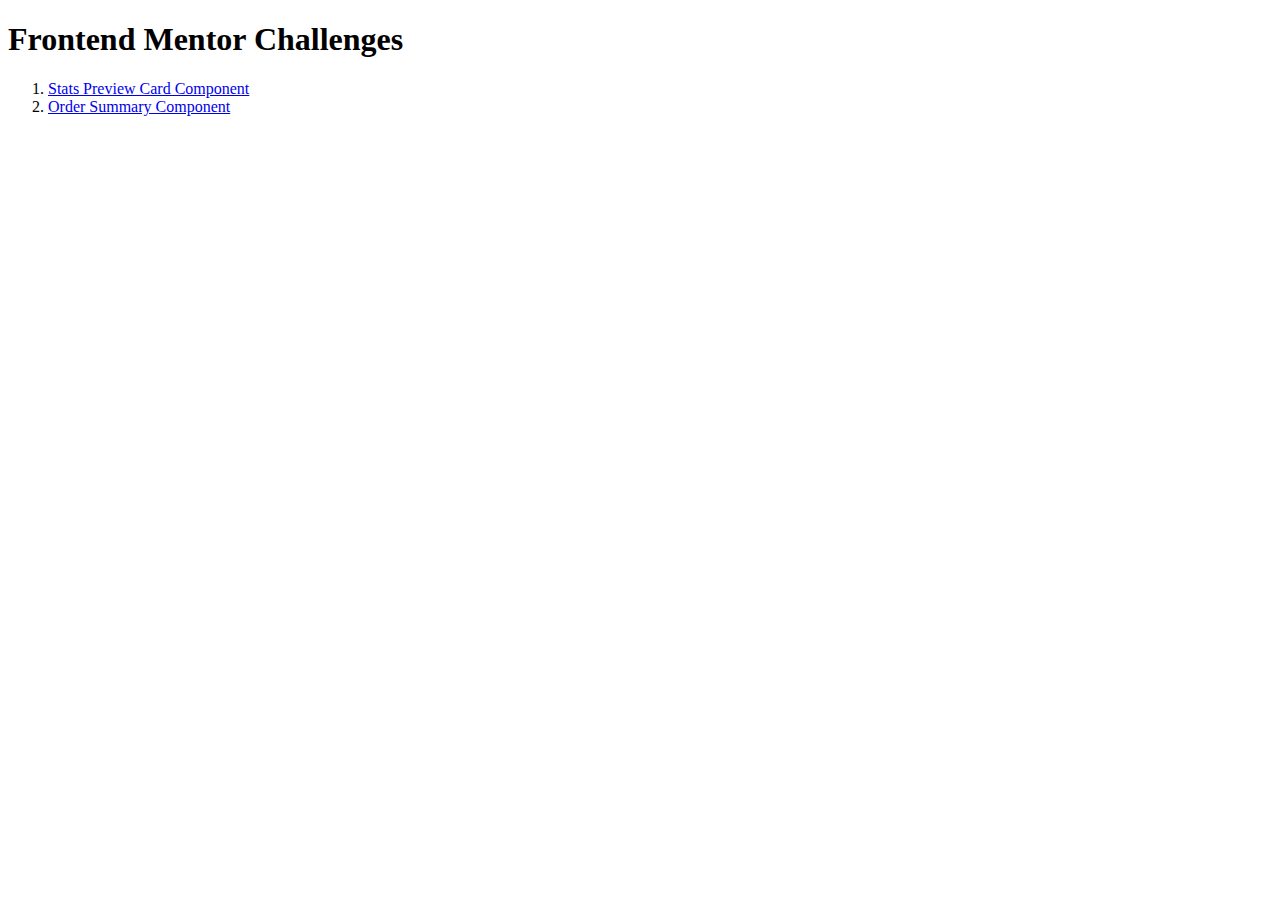
<file: index.html>
<!DOCTYPE html>
<html lang="en">
<head>
  <meta charset="UTF-8">
  <meta name="viewport" content="width=device-width, initial-scale=1.0"> <!-- displays site properly based on user's device -->

  <link rel="icon" type="image/png" sizes="32x32" href="./images/favicon-32x32.png">
  
  <title>Frontend Mentor Challenges</title>

  <style>
  </style>
</head>

<body>
  <main>
    <h1>Frontend Mentor Challenges</h1>
    <ol>
      <li>
        <a href="stats-preview-card-component-main/index.html">Stats Preview Card Component</a>
      </li>
      <li>
        <a href="order-summary-component-main/index.html">Order Summary Component</a>
      </li>
    </ol>
  </main>
</body>
</html>
</file>
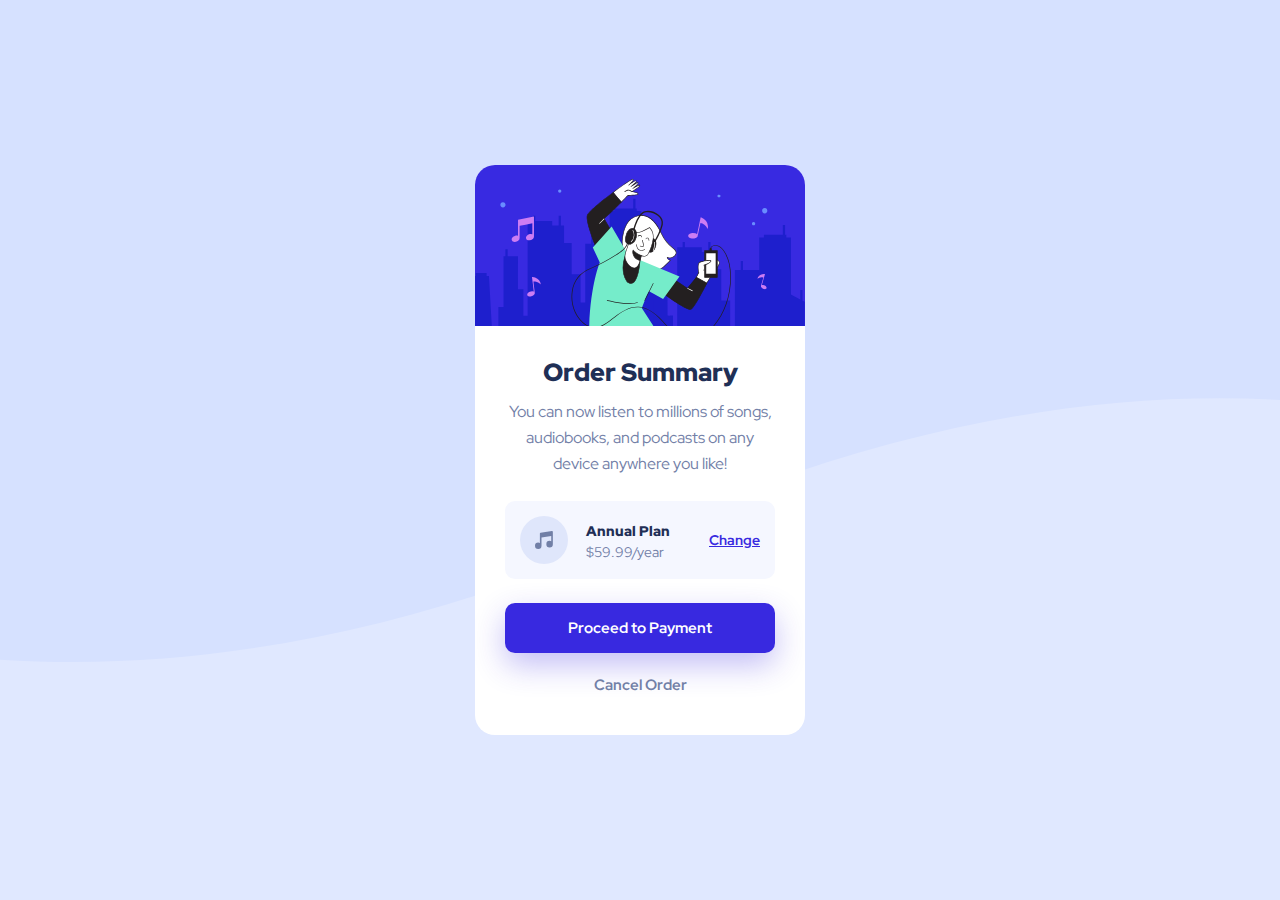
<file: order-summary-component-main/index.html>
<!DOCTYPE html>
<html lang="en">
<head>
  <meta charset="UTF-8">
  <meta name="viewport" content="width=device-width, initial-scale=1.0"> <!-- displays site properly based on user's device -->

  <link rel="icon" type="image/png" sizes="32x32" href="./images/favicon-32x32.png">

  <link rel="stylesheet" href="./style.css">
  
  <title>Frontend Mentor | Order summary card</title>
</head>
<body>
  <!-- card -->
  <main class="card">
    <img class='hero' src="./images/illustration-hero.svg" alt="An illustration of person enjoying music on headphones connected to their phone">
    <div class="text">
      <h1>Order Summary</h1>
      <p class='orderSummary'>
        You can now listen to millions of songs, audiobooks, and podcasts on any 
        device anywhere you like!
      </p>
      <div class="plan">
        <img class='musicIcon' src="./images/icon-music.svg" alt="Music icon">
        <p class='planType'>Annual Plan</p>
        <p class='price'>$59.99/year</p>
        <a href="#xyz">Change</a>
      </div>
      
      <div class="btn">
        <button class='proceed'>
          Proceed to Payment
        </button>
        <button class='cancel'>
          Cancel Order
        </button>
      </div>
    </div>
  </main>
  
  <!-- <div class="attribution">
    Challenge by <a href="https://www.frontendmentor.io?ref=challenge" target="_blank">Frontend Mentor</a>. 
    Coded by <a href="#">Your Name Here</a>.
  </div> -->
</body>
</html>
</file>
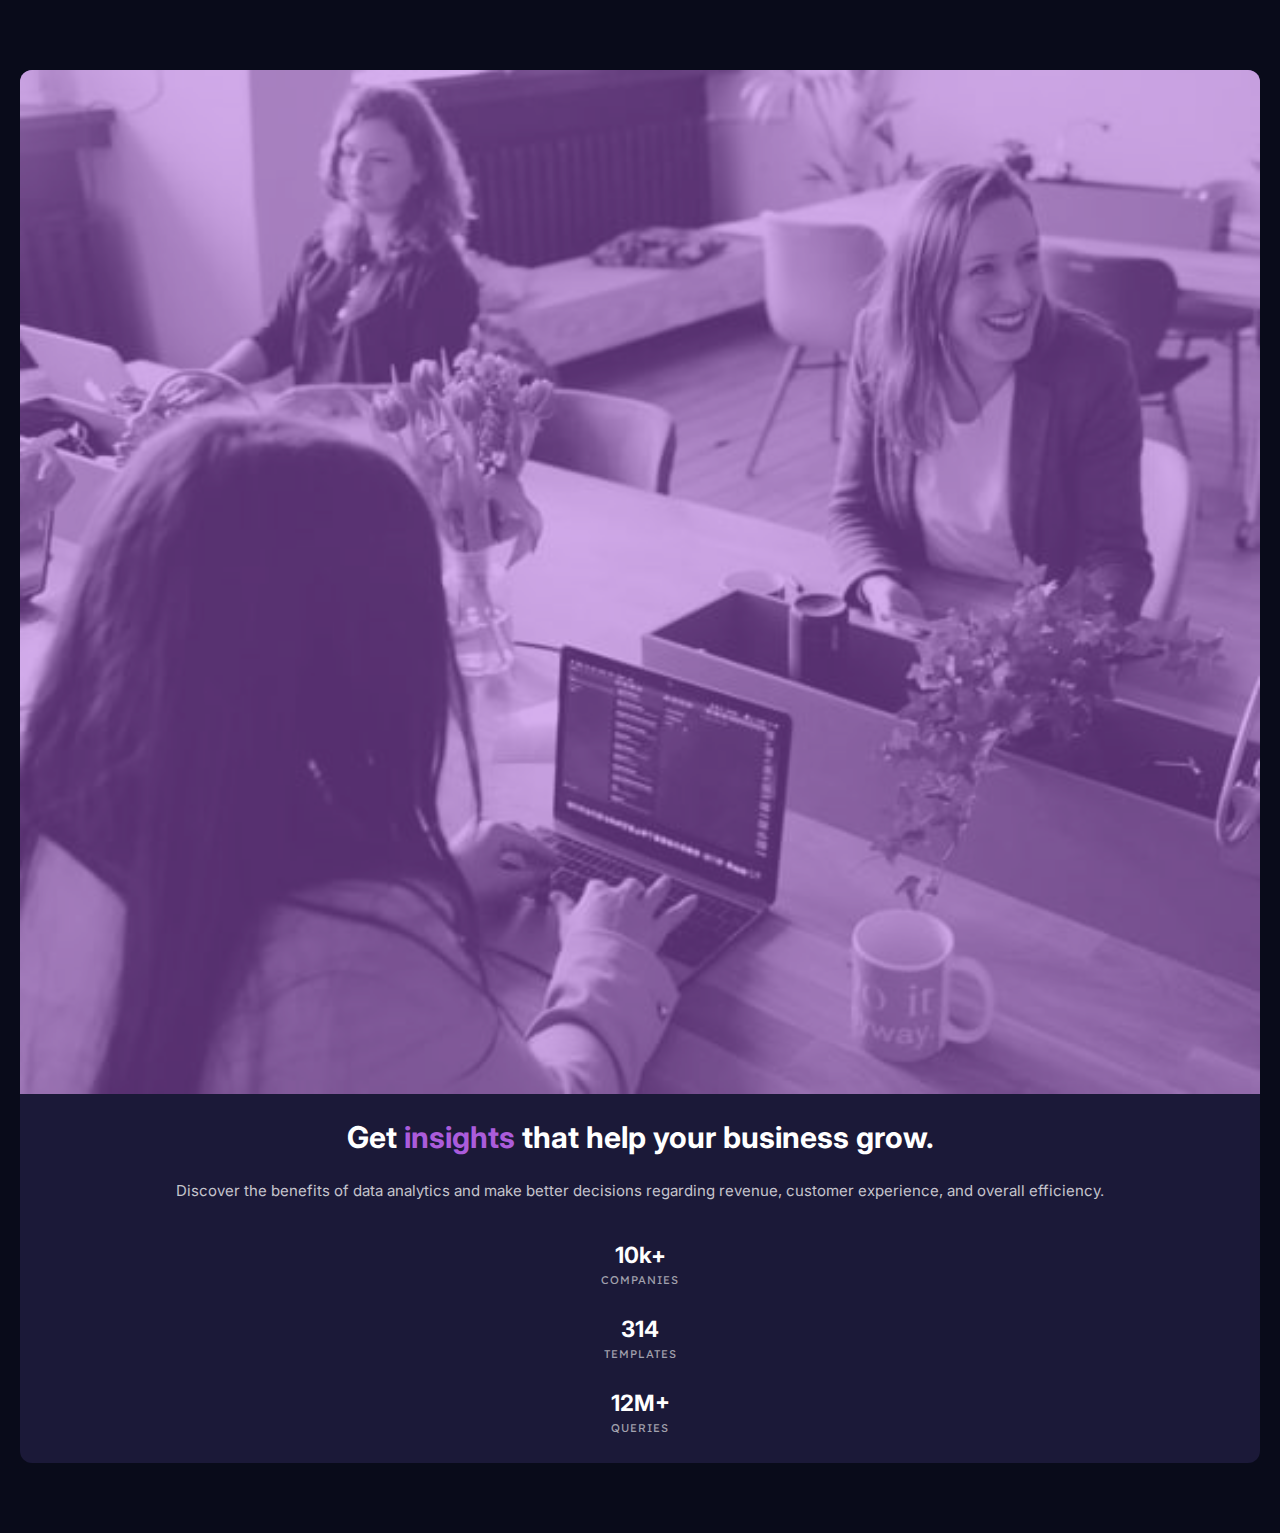
<file: stats-preview-card-component-main/index.html>
<!DOCTYPE html>
<html lang="en">
<head>
  <meta charset="UTF-8">
  <meta name="viewport" content="width=device-width, initial-scale=1.0"> <!-- displays site properly based on user's device -->

  <link rel="icon" type="image/png" sizes="32x32" href="./images/favicon-32x32.png">
  
  <!-- fonts -->
  <link rel="preconnect" href="https://fonts.gstatic.com">
  <link href="https://fonts.googleapis.com/css2?family=Inter:wght@400;700&family=Lexend+Deca&display=swap" rel="stylesheet">

  <title>Frontend Mentor | Stats preview card component</title>

  <link rel="stylesheet" href="./style.css">

  <!-- Feel free to remove these styles or customise in your own stylesheet 👍 -->
  <style>
    .attribution { font-size: 11px; text-align: center; }
    .attribution a { color: hsl(228, 45%, 44%); }
  </style>
</head>
<body>
  <main>
    <section>
        <!-- image -->
        <div id="banner" style="background-color: hsl(277, 64%, 61%);">
          <picture>
            <source 
              srcset="./images/image-header-mobile.jpg" 
              media="(max-width: 375px)"
              type="image/webp"
            />
            <img 
              src="./images/image-header-desktop.jpg" 
              alt="Banner"
            />
          </picture>
        </div>

        <!-- Heading -->
        <h1>
          Get <span>insights</span> that help your business grow.
        </h1>
      
        <!-- Main Para -->
        <p class='mainPara'>
          Discover the benefits of data analytics and make better decisions regarding revenue, customer 
          experience, and overall efficiency.
        </p>
      
        <!-- stats -->
        <div class="statContainer">
          <p class='stats'>
            <strong class='stat-value'>10k+</strong>
            <span class='stat-label'>companies</span>
          </p>
      
            <p class='stats'>
              <strong class='stat-value'>314</strong>
              <span class='stat-label'>templates</span>
            </p>
      
          <p class='stats'>
            <strong class='stat-value'>12M+</strong>
            <span class='stat-label'>queries</span>
          </p>
        </div>
      </div>
    </section>
  </main>

  <!-- <div class="attribution">
    Challenge by <a href="https://www.frontendmentor.io?ref=challenge" target="_blank">Frontend Mentor</a>. 
    Coded by <a href="#">Jithu S Nair</a>.
  </div> -->
</body>
</html>
</file>
<file: order-summary-component-main/style.css>
@import url('https://fonts.googleapis.com/css2?family=Red+Hat+Display:wght@500;700;900&display=swap');

:root {
  font-family: 'Red Hat Display', sans-serif;
  font-size: 16px;
}

body {
  background-image: url('./images/pattern-background-mobile.svg');
  background-repeat: no-repeat;
  background-color: hsl(225, 100%, 94%);
  background-size: contain;
  width: 100%;
  min-height: 100vh;
  margin: 0;
  padding: 0;
  display: grid;
  place-items: center;
}

.card {
  border-radius: 20px;
  width: 330px;
  height: 570px;
  margin: 0 auto;
  overflow: hidden;
  background-color: white;
}

.hero {
  display: block;
  max-width: 330px;
}

.text {
  display: grid;
  grid-template-rows: max-content max-content 1fr 1fr;
  align-items: center;
  row-gap: 10px;
  padding: 30px;
}

h1, p {
  margin: 0;
  font-family: 'Red Hat Display', sans-serif;
}

h1, .orderSummary {
  text-align: center;
}

h1 {
  font-size: 25px;
  font-weight: 900;
  color: hsl(223, 47%, 23%);
}

.orderSummary {
  color: hsl(224, 23%, 55%);
  line-height: 1.6;
}

.plan {
  display: grid;
  grid-template-columns: max-content 1fr max-content;
  grid-template-rows: 1fr 1fr;
  max-height: 100px;
  column-gap: 18px;
  padding: 15px;
  border-radius: 10px;
  background: hsl(225, 100%, 98%);
}

.musicIcon {
  grid-column: 1;
  grid-row: 1/3;
  align-self: center;
  justify-self: center;
}

.planType {
  margin: 0;
  grid-column: 2/3;
  grid-row: 1;
  align-self: end;
  color: hsl(223, 47%, 23%);
  font-weight: 900;
  font-size: 14px;
}

.price {
  margin: 0;
  grid-column: 2/3;
  grid-row: 2;
  color: hsl(224, 23%, 55%);
  font-size: 14px;
  align-self: center;
}

a {
  grid-column: 3;
  grid-row: 1/3;
  align-self: center;
  justify-self: end;
  font-size: 14px;
  font-weight: 700;
  color: hsl(245, 75%, 52%);
}

a:hover {
  color: hsl(224, 23%, 55%);
}

.btn {
  display: grid;
  row-gap: 7px;
}

.proceed {
  border: none;
  outline: none;
  background: hsl(245, 75%, 52%);
  color: white;
  padding: 15px 0;
  font-size: 15px;
  font-weight: 700;
  border-radius: 10px;
  box-shadow: hsla(245, 75%, 52%, 0.301) 0px 12px 31px 0px;
  font-family: 'Red Hat Display', sans-serif;
}

.proceed:hover {
  background-color: hsl(224, 23%, 55%);
  cursor: pointer;
}

.cancel {
  border: none;
  outline: none;
  padding: 15px 0;
  background: transparent;
  font-weight: 700;
  color: hsl(224, 23%, 55%);
  font-size: 15px;
  font-family: 'Red Hat Display', sans-serif;
}

.cancel:hover {
  color: hsl(223, 47%, 23%);
  cursor: pointer;
}

@media only screen and (min-width:  1440px) {
  body {
    background: url('./images/pattern-background-desktop.svg');
    background-repeat: no-repeat;
    background-color: hsl(225, 100%, 94%);
  }

  .card {
    width: 450px;
    height: 700px;
  }

  .hero {
    max-width: 450px;
  }

  .text {
    /* grid-template-rows: max-content max-content 3fr 2fr 2fr; */
    padding: 35px 50px;
    row-gap: 25px;
  }

  h1 {
    font-size: 30px;
  }

  .plan {
    padding: 25px 20px;
  }

  .planType {
    align-self: end;
    color: hsl(223, 47%, 23%);
    font-weight: 900;
    font-size: 16px;
  }
  
  .price {
    color: hsl(224, 23%, 55%);
    font-size: 16px;
    align-self: center;
  }

  a {
    font-size: 16px;
  }

  .btn {
    row-gap: 10px;
  }

  .proceed, .cancel {
    font-size: 16px;
  }
}
</file>
<file: stats-preview-card-component-main/style.css>
:root {
  --primary-dark-blue: hsl(233, 47%, 7%); 
  --primary-desaturated-blue: hsl(244, 38%, 16%); 
  --primary-soft-violet: hsl(277, 64%, 61%);

  --neutral-main: hsl(0, 0%, 100%);
  --neutral-main-para: hsla(0, 0%, 100%, 0.75);
  --neutral-stat: hsla(0, 0%, 100%, 0.6);
  font-size: 15px;
}

body {
  background-color: var(--primary-dark-blue);
  margin: 0;
}

main {
  padding: 70px 20px;
}

section {
  display: grid;
  row-gap: 5px;
  grid-template-areas: 
  "banner"
  "heading"
  "body"
  "stats"
  "stats"
  "stats";
  background-color: var(--primary-desaturated-blue);
  border-radius: 12px;
  overflow: hidden;
}

#banner {
  grid-area: banner;
}

img {
  /* 
    display:block is given to avoid extra spacing
    REF => https://stackoverflow.com/questions/1079002/why-have-my-images-got-extra-spacing 
  */
  width: 100%;
  display: block;
  filter: opacity(0.5);
}

h1 {
  font-family: Inter, sans-serif;
  color: var(--neutral-main);
  text-align: center;
  font-size: 2rem;
  grid-area: heading;
  margin: 20px 20px 10px 20px;
}

.mainPara {
  font-size: 1rem;
  font-family: Inter, sans-serif;
  color: var(--neutral-main-para);
  text-align: center;
  grid-area: body;
  margin: 10px 20px 20px 20px;
  line-height: 1.4;
}

.statContainer {
  grid-area: stats;
}

.stats {
  font-family: Inter, sans-serif;
  text-align: center;
  display: grid;
  grid-template-rows: 1fr 1fr;
  row-gap: 5px;
}

.stat-value {
  font-weight: 700;
  font-size: 1.5rem;
  color: var(--neutral-main);
  margin: 0;
}

.stat-label {
  color: var(--neutral-stat);
  font-family: "Lexend Deca", sans-serif;
  text-transform: uppercase;
  font-size: .75rem;
  letter-spacing: 1px;
}

span {
  color: var(--primary-soft-violet);
}

@media only screen and (min-width: 1440px) {
  body {
    height: 100%;
  }

  main {
    display: grid;
    place-items: center;
    height: 100vh;
    padding: unset;
  }

  section {
    display: grid;
    grid-template-columns: 540px 540px;
    grid-template-rows: 1fr max-content 1fr;
    row-gap: 15px;
    grid-template-areas: 
    "heading banner"
    "body banner "
    "stats banner";
    max-height: max-content;
  }

  h1 {
    font-size: 2.4rem;
    text-align: left;
    margin-left: 60px;
    margin-right: 100px;
    align-self: end;
  }

  .mainPara,
  .statContainer {
    margin-left: 60px;
    margin-right: 130px;
  }

  .mainPara {
    line-height: 1.8;
    align-self: start;
    text-align: left;
  }

  .statContainer {
    display: flex;
    justify-content: space-between;
    align-self: center;
  }

  .stats {
    text-align: start;
  }
}
</file>
